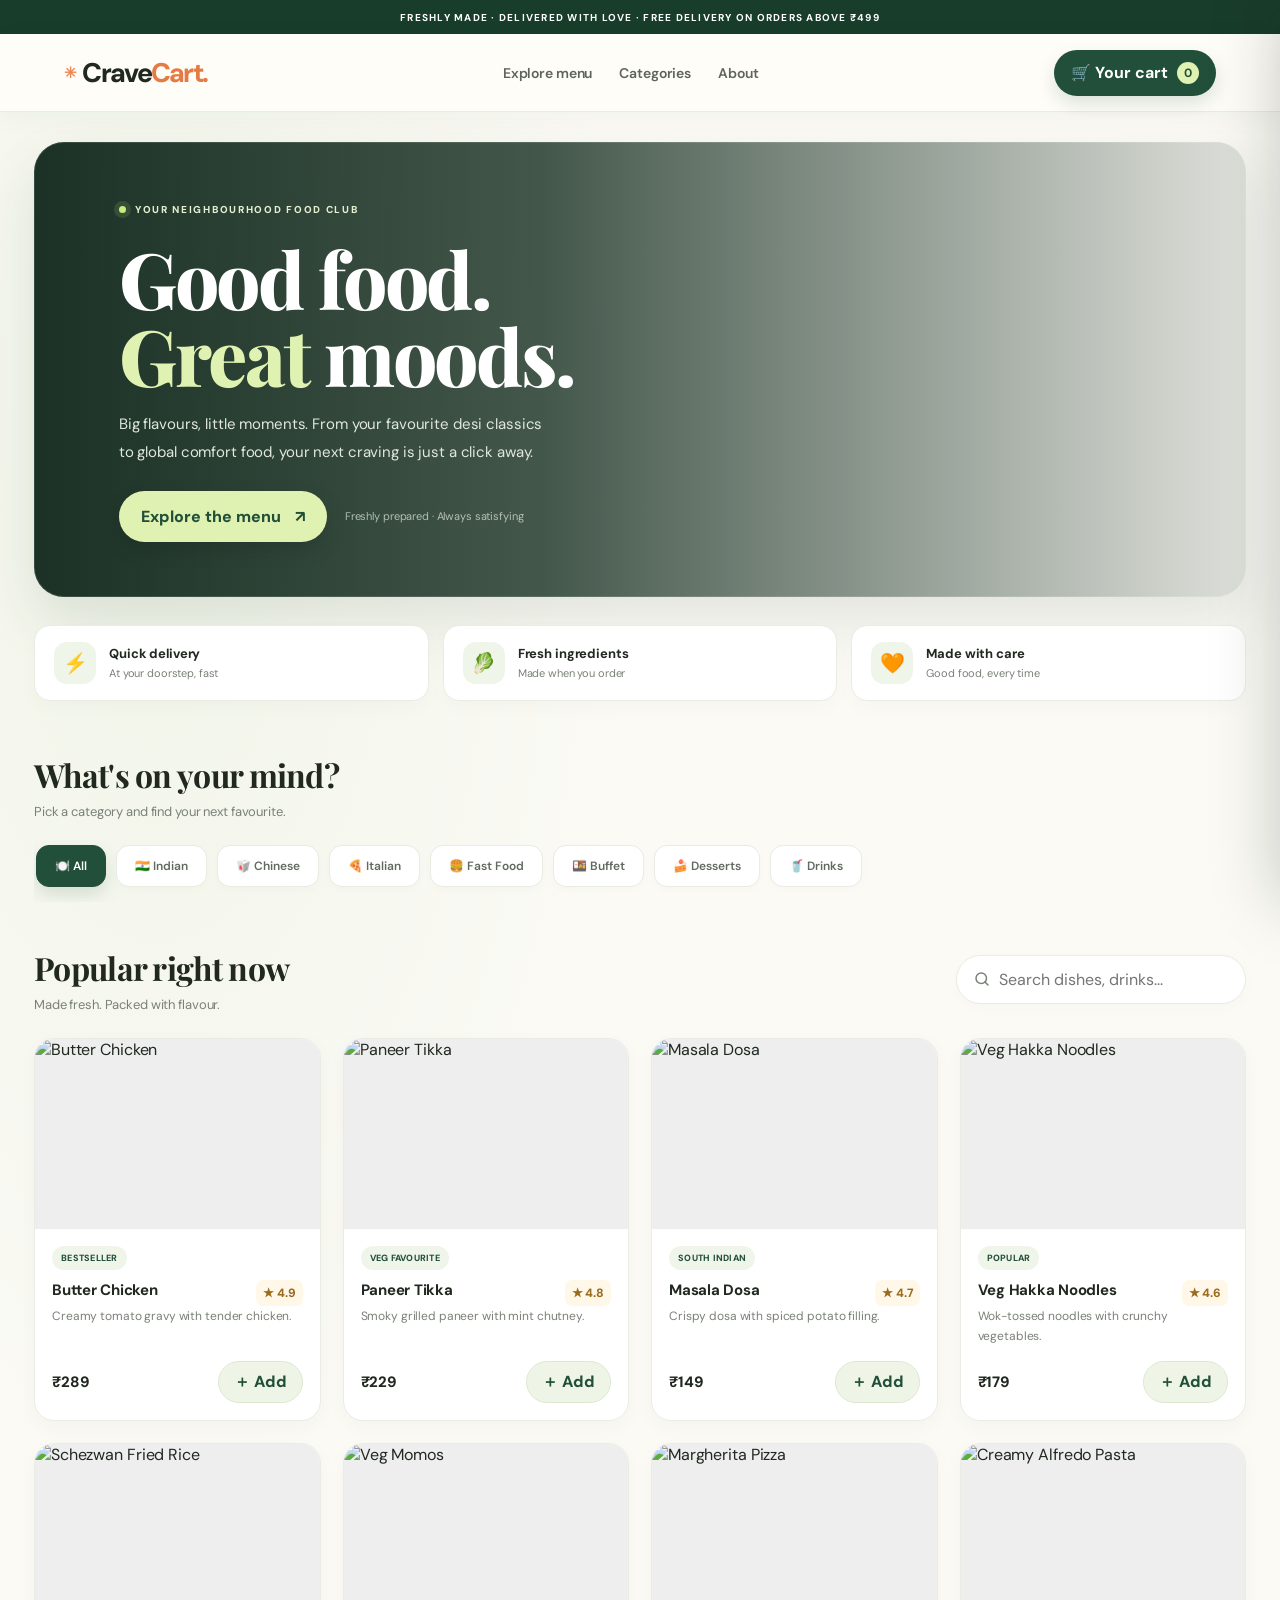
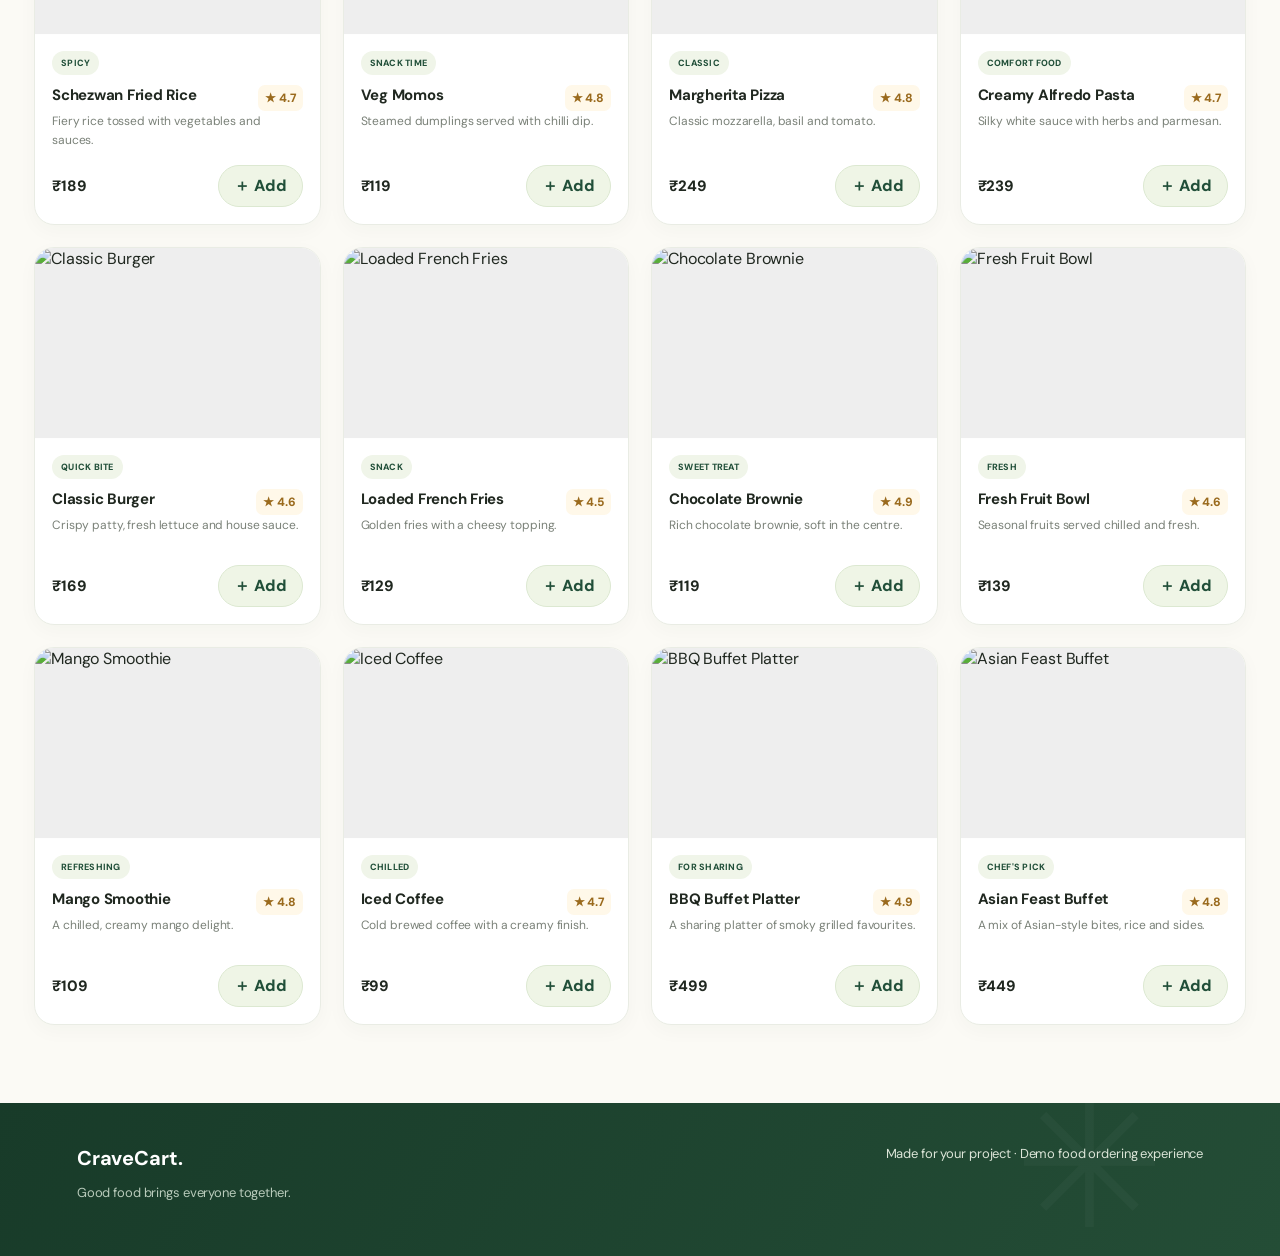
<file: index.html>
<!DOCTYPE html>
<html lang="en">
<head>
<meta charset="UTF-8">
<meta name="viewport" content="width=device-width, initial-scale=1.0">
<title>CraveCart — Food Delivery</title>
  <link rel="stylesheet" href="style.css">
</head>
<body>
<div class="topbar">FRESHLY MADE · DELIVERED WITH LOVE · FREE DELIVERY ON ORDERS ABOVE ₹499</div>
<header class="navbar">
  <div class="logo">Crave<span>Cart.</span></div>
  <nav class="navlinks"><a href="#menu">Explore menu</a><a href="#categories">Categories</a><a href="#about">About</a></nav>
  <button class="cart-btn" id="openCart">🛒 Your cart <span class="count" id="cartCount">0</span></button>
</header>
<main>
  <section class="hero">
    <div class="hero-copy">
      <div class="hero-live"><span class="live-dot"></span> YOUR NEIGHBOURHOOD FOOD CLUB</div>
      <h1>Good food.<br><em>Great</em> moods.</h1>
      <p>Big flavours, little moments. From your favourite desi classics to global comfort food, your next craving is just a click away.</p>
      <div class="hero-actions">
        <button onclick="document.getElementById('menu').scrollIntoView({behavior:'smooth'})">Explore the menu <span>↗</span></button>
        <span class="hero-caption">Freshly prepared · Always satisfying</span>
      </div>
    </div>
  </section>
  <section class="promise-strip" aria-label="CraveCart benefits">
    <div class="promise"><span class="promise-icon">⚡</span><div><strong>Quick delivery</strong><small>At your doorstep, fast</small></div></div>
    <div class="promise"><span class="promise-icon">🥬</span><div><strong>Fresh ingredients</strong><small>Made when you order</small></div></div>
    <div class="promise"><span class="promise-icon">🧡</span><div><strong>Made with care</strong><small>Good food, every time</small></div></div>
  </section>
  <section id="categories">
    <div class="section-head"><div><h2>What's on your mind?</h2><p>Pick a category and find your next favourite.</p></div></div>
    <div class="categories" id="categoryList"></div>
  </section>
  <section id="menu">
    <div class="section-head">
      <div><h2>Popular right now</h2><p>Made fresh. Packed with flavour.</p></div>
      <input class="search" id="searchInput" type="search" placeholder="Search dishes, drinks...">
    </div>
    <div class="food-grid" id="foodGrid"></div>
  </section>
</main>
<footer id="about"><div><strong>CraveCart.</strong><p>Good food brings everyone together.</p></div><div>Made for your project · Demo food ordering experience</div></footer>
<div class="overlay" id="overlay"></div>
<aside class="cart-panel" id="cartPanel" aria-label="Shopping cart">
  <div class="cart-head"><h2>Your cart 🛍️</h2><button class="close" id="closeCart" aria-label="Close cart">×</button></div>
  <div class="cart-items" id="cartItems"></div>
  <div class="cart-foot" id="cartFoot">
    <div class="total-row"><span>Subtotal</span><span id="subtotal">₹0</span></div>
    <div class="total-row"><span>Delivery</span><span id="delivery">₹0</span></div>
    <div class="total-row grand"><span>Total</span><span id="total">₹0</span></div>
    <button class="checkout" id="checkoutBtn">Place demo order →</button>
    <p class="cart-note">Your cart is saved on this device for your next visit.</p>
  </div>
</aside>
<div class="toast" id="toast"></div>
  <script src="script.js" defer></script>
</body>
</html>
</file>
<file: style.css>
@import url('https://fonts.googleapis.com/css2?family=DM+Sans:wght@400;500;600;700;800&family=Playfair+Display:wght@700;800&display=swap');
:root{--ink:#20231f;--muted:#777d73;--cream:#fffdf8;--green:#285c43;--lime:#d7ef9b;--line:#eceee7;--orange:#f28b52}
*{box-sizing:border-box}body{margin:0;background:var(--cream);color:var(--ink);font-family:'DM Sans',sans-serif}button,input{font:inherit}button{cursor:pointer}.topbar{height:38px;background:var(--green);color:#fff;display:flex;align-items:center;justify-content:center;font-size:12px;letter-spacing:.3px}.navbar{height:76px;display:flex;align-items:center;justify-content:space-between;padding:0 7%;border-bottom:1px solid var(--line);position:sticky;top:0;background:#fffdf8ee;backdrop-filter:blur(12px);z-index:10}.logo{font-weight:800;font-size:25px;letter-spacing:-1.3px}.logo span{color:#e47b45}.navlinks{display:flex;gap:27px;color:#5d645a;font-size:14px}.navlinks a{color:inherit;text-decoration:none}.cart-btn{border:0;background:var(--green);color:white;padding:12px 17px;border-radius:30px;font-weight:700;display:flex;align-items:center;gap:9px}.count{background:var(--lime);color:var(--green);border-radius:50%;width:22px;height:22px;display:grid;place-items:center;font-size:12px}
main{max-width:1240px;margin:auto;padding:0 28px}.hero{margin:34px 0 42px;min-height:330px;border-radius:26px;background:linear-gradient(90deg,rgba(20,43,30,.91),rgba(20,43,30,.25)),url('https://images.unsplash.com/photo-1546069901-ba9599a7e63c?auto=format&fit=crop&w=1800&q=85') center/cover;display:flex;align-items:center;padding:50px 6%;color:white;overflow:hidden}.hero-copy{max-width:520px}.eyebrow{color:var(--lime);font-size:12px;font-weight:800;letter-spacing:2px;text-transform:uppercase}.hero h1{font:800 clamp(38px,5vw,62px)/1.04 'Playfair Display',serif;margin:15px 0}.hero p{color:#e5e9e1;line-height:1.7;max-width:420px}.hero button{margin-top:13px;border:0;background:var(--lime);color:var(--green);padding:14px 22px;border-radius:30px;font-weight:800}
.section-head{display:flex;align-items:end;justify-content:space-between;gap:20px;margin:35px 0 18px}.section-head h2{font:700 29px 'Playfair Display',serif;margin:0}.section-head p{color:var(--muted);font-size:13px;margin:7px 0 0}.search{width:min(290px,45%);padding:12px 15px;border:1px solid var(--line);border-radius:13px;background:white;outline:none}.search:focus{border-color:var(--green)}
.categories{display:flex;gap:12px;overflow-x:auto;padding:4px 0 12px}.category{white-space:nowrap;border:1px solid var(--line);background:white;border-radius:30px;padding:11px 17px;color:#62695f;font-weight:600;font-size:13px}.category.active,.category:hover{background:var(--green);color:white;border-color:var(--green)}
.food-grid{display:grid;grid-template-columns:repeat(4,1fr);gap:20px;margin:22px 0 70px}.food-card{background:white;border:1px solid var(--line);border-radius:18px;overflow:hidden;transition:.2s;display:flex;flex-direction:column}.food-card:hover{transform:translateY(-4px);box-shadow:0 12px 30px #1b2b1a12}.food-card img{width:100%;height:165px;object-fit:cover;background:#eee}.food-info{padding:15px;display:flex;flex-direction:column;flex:1}.food-top{display:flex;justify-content:space-between;gap:8px;align-items:start}.food-info h3{font-size:16px;margin:0 0 7px}.rating{font-size:12px;color:#9b6b27;white-space:nowrap}.food-info p{font-size:12px;color:var(--muted);line-height:1.5;margin:0 0 14px;min-height:35px}.food-bottom{display:flex;align-items:center;justify-content:space-between;margin-top:auto}.price{font-weight:800}.add-btn{border:0;background:#eff5e6;color:var(--green);font-weight:800;padding:9px 14px;border-radius:10px}.add-btn:hover{background:var(--lime)}.tag{font-size:10px;color:var(--green);background:#edf5e8;padding:5px 8px;border-radius:20px;display:inline-block;margin-bottom:10px;width:max-content}
.empty{grid-column:1/-1;text-align:center;color:var(--muted);padding:50px 10px;background:#fff;border:1px dashed var(--line);border-radius:18px}
footer{background:#1e382a;color:#dce5d8;padding:35px 7%;display:flex;justify-content:space-between;gap:20px;flex-wrap:wrap;font-size:13px}footer strong{color:white;font-size:20px}
.overlay{position:fixed;inset:0;background:#10171080;z-index:20;opacity:0;visibility:hidden;transition:.25s}.overlay.open{opacity:1;visibility:visible}.cart-panel{position:fixed;right:0;top:0;height:100%;width:min(440px,100%);background:#fffdf8;z-index:21;transform:translateX(105%);transition:.3s;display:flex;flex-direction:column;box-shadow:-15px 0 50px #0002}.cart-panel.open{transform:translateX(0)}.cart-head{padding:24px;border-bottom:1px solid var(--line);display:flex;justify-content:space-between;align-items:center}.cart-head h2{font:700 26px 'Playfair Display',serif;margin:0}.close{border:0;background:#f0f1eb;border-radius:50%;width:36px;height:36px;font-size:20px}.cart-items{padding:12px 22px;overflow:auto;flex:1}.cart-item{display:grid;grid-template-columns:68px 1fr auto;gap:12px;padding:14px 0;border-bottom:1px solid var(--line);align-items:center}.cart-item img{width:68px;height:68px;object-fit:cover;border-radius:12px}.cart-item h4{margin:0 0 5px;font-size:14px}.cart-item small{color:var(--muted)}.qty{display:flex;align-items:center;gap:9px;margin-top:8px}.qty button{width:23px;height:23px;border:1px solid var(--line);background:white;border-radius:7px}.remove{border:0;background:none;color:#a15a46;font-size:11px;padding:4px 0}.cart-foot{padding:20px 24px;border-top:1px solid var(--line);background:white}.total-row{display:flex;justify-content:space-between;margin-bottom:8px;color:#62695f;font-size:14px}.total-row.grand{font-weight:800;color:var(--ink);font-size:19px;margin:15px 0}.checkout{width:100%;border:0;background:var(--green);color:white;padding:15px;border-radius:13px;font-weight:800}.cart-note{font-size:11px;color:var(--muted);text-align:center;margin:10px 0 0}.cart-empty{text-align:center;padding:65px 20px;color:var(--muted)}.cart-empty div{font-size:42px;margin-bottom:12px}.toast{position:fixed;bottom:25px;left:50%;transform:translate(-50%,20px);background:#202d23;color:white;padding:12px 18px;border-radius:30px;font-size:13px;opacity:0;transition:.25s;z-index:30;pointer-events:none}.toast.show{opacity:1;transform:translate(-50%,0)}
@media(max-width:950px){.food-grid{grid-template-columns:repeat(3,1fr)}.navlinks{gap:14px}}@media(max-width:680px){.navbar{padding:0 18px}.navlinks{display:none}main{padding:0 17px}.hero{padding:35px 25px;min-height:340px}.section-head{align-items:start;flex-direction:column}.search{width:100%}.food-grid{grid-template-columns:repeat(2,1fr);gap:12px}.food-card img{height:130px}.food-info{padding:12px}.food-info h3{font-size:14px}.food-info p{font-size:11px}.add-btn{padding:8px 10px}.price{font-size:13px}}@media(max-width:390px){.food-grid{grid-template-columns:1fr 1fr}.food-card img{height:110px}.food-info p{min-height:48px}}

/* ===== CraveCart visual upgrade ===== */
:root{--green:#214f39;--lime:#dff2b2;--ink:#202820;--cream:#fbfaf5;--muted:#7a8178;--line:#e9ece3;--orange:#ef8754}
html{scroll-behavior:smooth;scroll-padding-top:100px}
body{background:radial-gradient(ellipse at 12% 18%,#f1f5e9 0,transparent 30%),var(--cream);letter-spacing:-.12px}
.topbar{height:34px;background:#193d2b;font-size:10px;letter-spacing:1.25px;font-weight:700}
.navbar{height:78px;padding:0 max(5%,calc((100vw - 1320px)/2));box-shadow:0 5px 25px #1d33200a}
.logo{font-size:27px;letter-spacing:-1.7px}.logo:before{content:"✳";font-size:15px;color:var(--orange);margin-right:7px;vertical-align:4px}
.navlinks a{font-weight:600;position:relative;padding:9px 0;transition:color .2s}
.navlinks a:after{content:"";position:absolute;left:0;bottom:2px;width:0;height:2px;background:var(--orange);transition:width .25s}
.navlinks a:hover{color:var(--green)}.navlinks a:hover:after{width:100%}
.cart-btn{box-shadow:0 8px 18px #214f3928;transition:transform .2s,box-shadow .2s}
.cart-btn:hover{transform:translateY(-2px);box-shadow:0 12px 25px #214f3940}
main{max-width:1320px;padding:0 34px}
.hero{position:relative;margin:30px 0 28px;min-height:410px;border-radius:30px;padding:55px 7%;background:linear-gradient(90deg,rgba(14,37,25,.94) 0%,rgba(18,43,29,.79) 42%,rgba(18,43,29,.12) 100%),url('https://images.unsplash.com/photo-1546069901-ba9599a7e63c?auto=format&fit=crop&w=2000&q=90') center 48%/cover;box-shadow:0 24px 55px #1b39251c;isolation:isolate}
.hero:after{content:"";position:absolute;inset:0;border:1px solid #ffffff20;border-radius:inherit;pointer-events:none}
.hero-copy{max-width:570px;animation:heroRise .85s cubic-bezier(.2,.8,.2,1) both}
.hero-live{display:inline-flex;align-items:center;gap:9px;color:#e4efcf;font-size:10px;font-weight:800;letter-spacing:1.7px}
.live-dot{width:7px;height:7px;border-radius:50%;background:#c6ed80;box-shadow:0 0 0 5px #c6ed8020;animation:pulse 1.8s infinite}
.hero h1{font:800 clamp(48px,6.2vw,78px)/.99 'Playfair Display',serif;letter-spacing:-2.3px;margin:22px 0 17px}
.hero h1 em{color:var(--lime);font-style:normal}
.hero p{font-size:15px;line-height:1.85;color:#e0e8dd;max-width:430px}
.hero-actions{display:flex;align-items:center;gap:18px;flex-wrap:wrap;margin-top:24px}
.hero button{margin:0;background:var(--lime);padding:15px 22px;box-shadow:0 8px 20px #0002;transition:transform .2s,background .2s}
.hero button:hover{transform:translateY(-3px);background:#effbd6}
.hero button span{margin-left:10px}.hero-caption{font-size:11px;color:#e0e8ddbb}
.promise-strip{display:grid;grid-template-columns:repeat(3,1fr);gap:14px;margin:0 0 52px}
.promise{display:flex;align-items:center;gap:13px;background:#fff;border:1px solid var(--line);border-radius:16px;padding:16px 19px;box-shadow:0 7px 20px #243c1c06;transition:transform .25s,border-color .25s}
.promise:hover{transform:translateY(-3px);border-color:#cbd9bd}
.promise-icon{width:42px;height:42px;border-radius:13px;background:#f0f5e9;display:grid;place-items:center;font-size:20px}
.promise strong,.promise small{display:block}.promise strong{font-size:13px}.promise small{font-size:11px;color:var(--muted);margin-top:4px}
.section-head{margin:44px 0 20px;align-items:center}
.section-head h2{font-size:32px;letter-spacing:-.7px}
.section-head p{font-size:13px}
.categories{gap:10px;padding:5px 2px 15px}
.category{padding:12px 18px;border-radius:13px;background:#fff;font-size:12px;box-shadow:0 3px 10px #25351b05;transition:transform .2s,background .2s,box-shadow .2s}
.category:hover{transform:translateY(-2px);box-shadow:0 7px 15px #25351b12}
.category.active{background:var(--green);box-shadow:0 8px 18px #214f3925}
.search{border-radius:30px;padding:13px 18px 13px 42px;background:#fff url("data:image/svg+xml,%3Csvg xmlns='http://www.w3.org/2000/svg' width='18' height='18' viewBox='0 0 24 24' fill='none' stroke='%237a8178' stroke-width='2' stroke-linecap='round'%3E%3Ccircle cx='11' cy='11' r='7'/%3E%3Cpath d='m20 20-4-4'/%3E%3C/svg%3E") no-repeat 16px center;box-shadow:0 4px 15px #243c1c05;transition:box-shadow .2s,border .2s}
.search:focus{border-color:#9eb68c;box-shadow:0 0 0 4px #dcebcf80}
.food-grid{gap:22px;margin:25px 0 78px}
.food-card{position:relative;border-radius:20px;border-color:#e9ece4;box-shadow:0 6px 20px #20351c08;animation:cardIn .55s both;transition:transform .3s cubic-bezier(.2,.8,.2,1),box-shadow .3s,border-color .3s}
.food-card:hover{transform:translateY(-7px);box-shadow:0 18px 38px #20351c18;border-color:#d8e2ce}
.food-card img{height:190px;transition:transform .65s cubic-bezier(.2,.8,.2,1);transform:scale(1.001)}
.food-card:hover img{transform:scale(1.07)}
.food-info{padding:17px}
.food-info h3{font-size:15px;letter-spacing:-.25px}
.food-info p{font-size:12px;line-height:1.65}
.tag{font-weight:800;letter-spacing:.25px;text-transform:uppercase;font-size:9px;padding:6px 9px;background:#f0f5e9}
.rating{background:#fff8e9;color:#9a6a1d;padding:5px 7px;border-radius:7px;font-weight:800}
.price{font-size:15px}
.add-btn{border-radius:30px;padding:9px 15px;border:1px solid #dce8d1;transition:background .2s,transform .2s,box-shadow .2s}
.add-btn:hover{background:var(--lime);transform:translateY(-2px);box-shadow:0 5px 12px #214f3918}
.add-btn:active,.checkout:active,.cart-btn:active{transform:scale(.97)}
footer{padding:42px max(6%,calc((100vw - 1320px)/2));background:linear-gradient(120deg,#183b29,#244d36);position:relative;overflow:hidden}
footer:before{content:"✳";position:absolute;right:9%;top:-55px;font-size:180px;color:#ffffff08}
footer p{color:#b9cbbb}
.cart-panel{box-shadow:-20px 0 65px #101b1240}
.cart-head{padding:25px 27px}
.cart-head h2{letter-spacing:-.7px}
.cart-item{animation:cartIn .25s ease both}
.qty button{transition:background .15s,border .15s}.qty button:hover{background:#edf4e5;border-color:#c8d8ba}
.checkout{background:var(--green);box-shadow:0 9px 20px #214f3925;transition:transform .2s,box-shadow .2s}
.checkout:hover{transform:translateY(-2px);box-shadow:0 13px 25px #214f3940}
.toast{box-shadow:0 10px 30px #0003}
.reveal{opacity:0;transform:translateY(22px);transition:opacity .65s ease,transform .65s cubic-bezier(.2,.8,.2,1)}
.reveal.visible{opacity:1;transform:translateY(0)}
@keyframes heroRise{from{opacity:0;transform:translateY(24px)}to{opacity:1;transform:translateY(0)}}
@keyframes cardIn{from{opacity:0;transform:translateY(14px)}to{opacity:1;transform:translateY(0)}}
@keyframes cartIn{from{opacity:0;transform:translateX(8px)}to{opacity:1;transform:translateX(0)}}
@keyframes pulse{0%,100%{box-shadow:0 0 0 5px #c6ed8020}50%{box-shadow:0 0 0 8px #c6ed8010}}
@media(max-width:950px){.hero{min-height:380px}.food-card img{height:165px}}
@media(max-width:680px){main{padding:0 17px}.hero{min-height:370px;padding:38px 25px;background-position:58% center}.hero h1{font-size:52px}.hero p{font-size:13px}.promise-strip{grid-template-columns:1fr;gap:9px;margin-bottom:38px}.promise{padding:12px 15px}.promise-icon{width:37px;height:37px}.section-head{margin:35px 0 17px}.section-head h2{font-size:27px}.food-grid{gap:13px}.food-card img{height:135px}.food-info{padding:12px}.food-info h3{font-size:13px}.food-info p{font-size:11px}.tag{font-size:8px}.rating{font-size:10px}.hero-caption{font-size:10px}}
@media(prefers-reduced-motion:reduce){*,*:before,*:after{scroll-behavior:auto!important;animation-duration:.01ms!important;animation-iteration-count:1!important;transition-duration:.01ms!important}.reveal{opacity:1;transform:none}}
</file>
